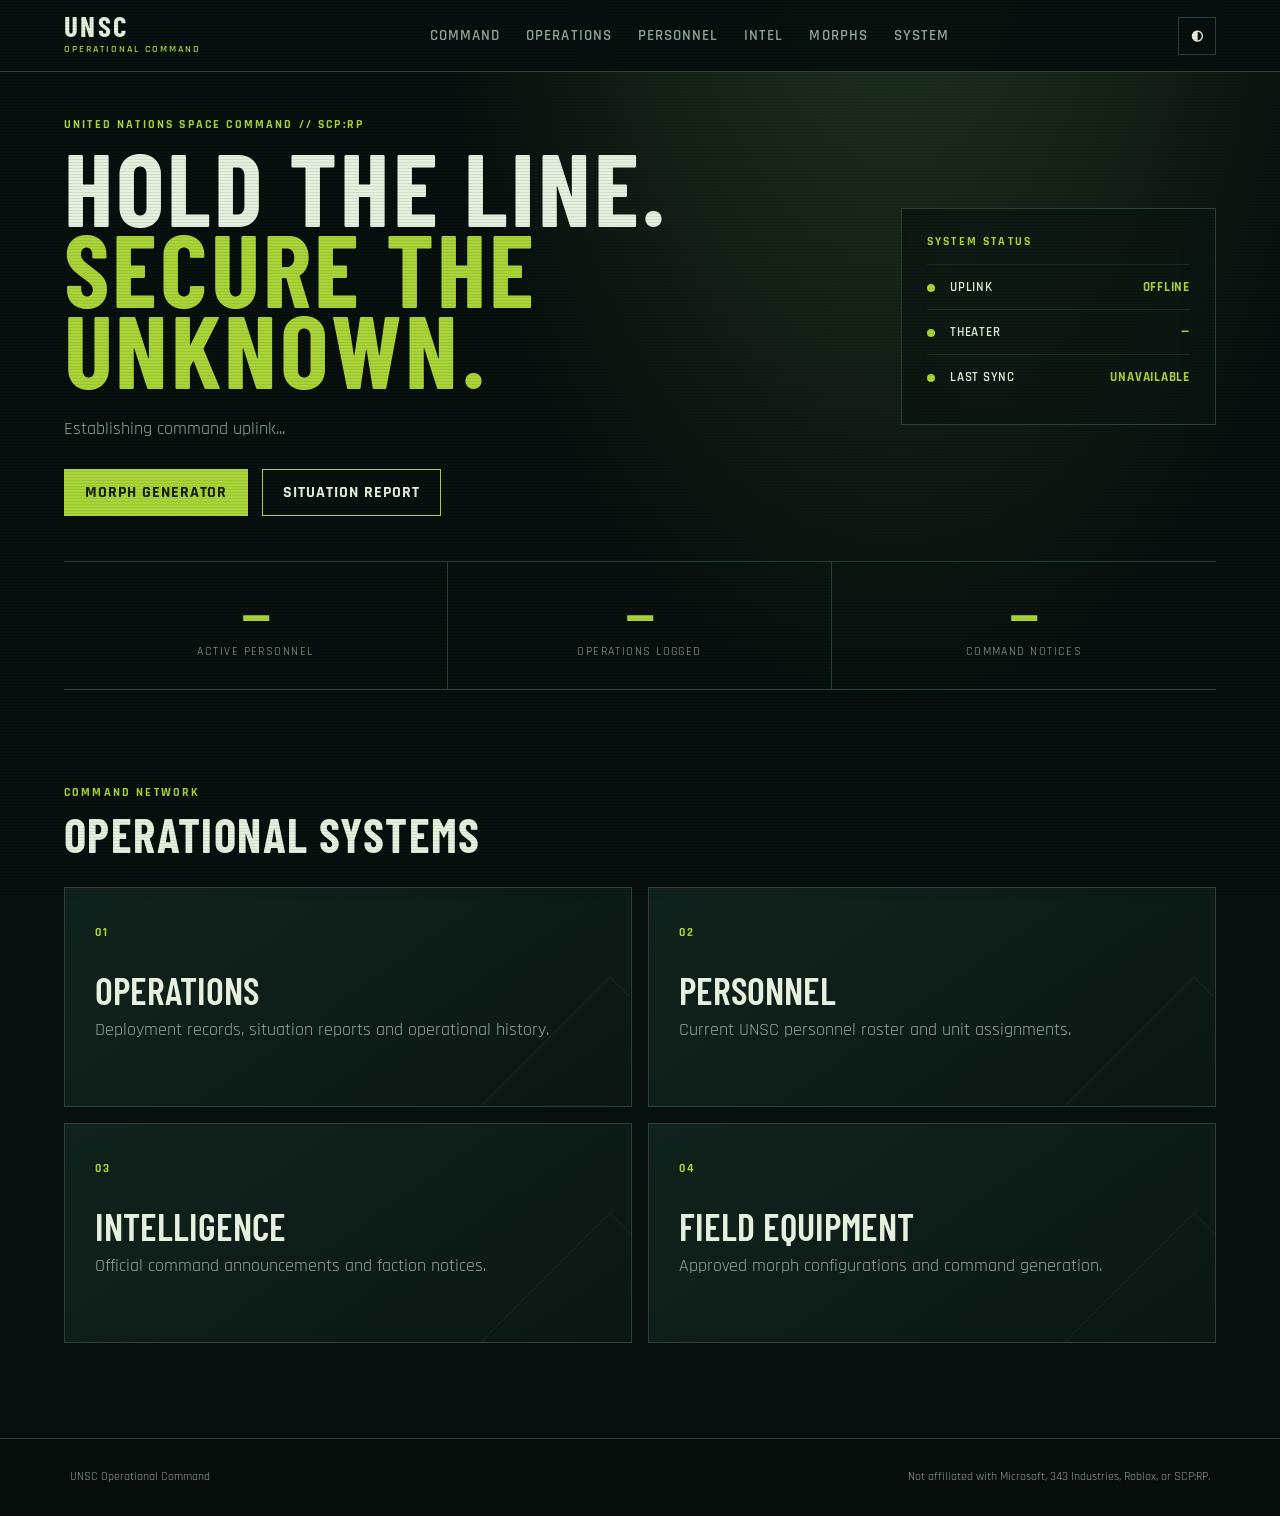
<file: index.html>
<!doctype html>
<html lang="en">
<head>
  <meta charset="utf-8">
  <meta name="viewport" content="width=device-width, initial-scale=1">

  <meta
    name="description"
    content="UNSC faction command portal for SCP:RP."
  >

  <title>UNSC // Command Center</title>

  <link rel="preconnect" href="https://fonts.googleapis.com">
  <link rel="preconnect" href="https://fonts.gstatic.com" crossorigin>

  <link
    href="https://fonts.googleapis.com/css2?family=Barlow+Condensed:wght@500;600;700&family=Rajdhani:wght@400;500;600;700&display=swap"
    rel="stylesheet"
  >

  <link rel="stylesheet" href="styles.css">
</head>

<body>

<div class="scanlines"></div>

<header class="topbar">

  <a class="brand" href="index.html">
    <span id="siteName">UNSC</span>
    <small>OPERATIONAL COMMAND</small>
  </a>

  <nav>
    <a href="index.html">Command</a>
    <a href="operations.html">Operations</a>
    <a href="roster.html">Personnel</a>
    <a href="announcements.html">Intel</a>
    <a href="morphs.html">Morphs</a>
    <a href="settings.html">System</a>
  </nav>

  <button
    id="themeButton"
    class="icon-button"
    title="Toggle contrast"
    aria-label="Toggle contrast"
  >
    ◐
  </button>

</header>


<main>

<section class="hero">

  <div class="hero-copy">

    <p class="eyebrow">
      UNITED NATIONS SPACE COMMAND // SCP:RP
    </p>

    <h1>
      HOLD THE LINE.<br>
      <em>SECURE THE UNKNOWN.</em>
    </h1>

    <p id="heroMessage">
      Establishing command uplink...
    </p>

    <div class="hero-actions">
      <a class="button primary" href="morphs.html">
        Morph Generator
      </a>

      <a class="button ghost" href="operations.html">
        Situation Report
      </a>
    </div>

  </div>


  <div class="status-panel">

    <p class="panel-label">
      SYSTEM STATUS
    </p>

    <div class="status-row">
      <span class="pulse"></span>
      <span>UPLINK</span>
      <strong id="syncStatus">CONNECTING</strong>
    </div>

    <div class="status-row">
      <span class="indicator"></span>
      <span>THEATER</span>
      <strong id="theater">—</strong>
    </div>

    <div class="status-row">
      <span class="indicator"></span>
      <span>LAST SYNC</span>
      <strong id="lastSync">—</strong>
    </div>

  </div>

</section>


<section class="metrics">

  <article>
    <span id="metricRoster">—</span>
    <small>Active Personnel</small>
  </article>

  <article>
    <span id="metricOperations">—</span>
    <small>Operations Logged</small>
  </article>

  <article>
    <span id="metricAnnouncements">—</span>
    <small>Command Notices</small>
  </article>

</section>


<section class="section">

  <div class="section-heading">
    <p class="eyebrow">COMMAND NETWORK</p>
    <h2>Operational Systems</h2>
  </div>

  <div class="dashboard-grid">

    <a class="dashboard-card" href="operations.html">
      <span class="card-number">01</span>
      <h3>Operations</h3>
      <p>
        Deployment records, situation reports and operational history.
      </p>
    </a>

    <a class="dashboard-card" href="roster.html">
      <span class="card-number">02</span>
      <h3>Personnel</h3>
      <p>
        Current UNSC personnel roster and unit assignments.
      </p>
    </a>

    <a class="dashboard-card" href="announcements.html">
      <span class="card-number">03</span>
      <h3>Intelligence</h3>
      <p>
        Official command announcements and faction notices.
      </p>
    </a>

    <a class="dashboard-card" href="morphs.html">
      <span class="card-number">04</span>
      <h3>Field Equipment</h3>
      <p>
        Approved morph configurations and command generation.
      </p>
    </a>

  </div>

</section>

</main>


<footer>
  <span>UNSC Operational Command</span>
  <span>
    Not affiliated with Microsoft, 343 Industries, Roblox, or SCP:RP.
  </span>
</footer>


<script src="app.js"></script>

</body>
</html>
</file>
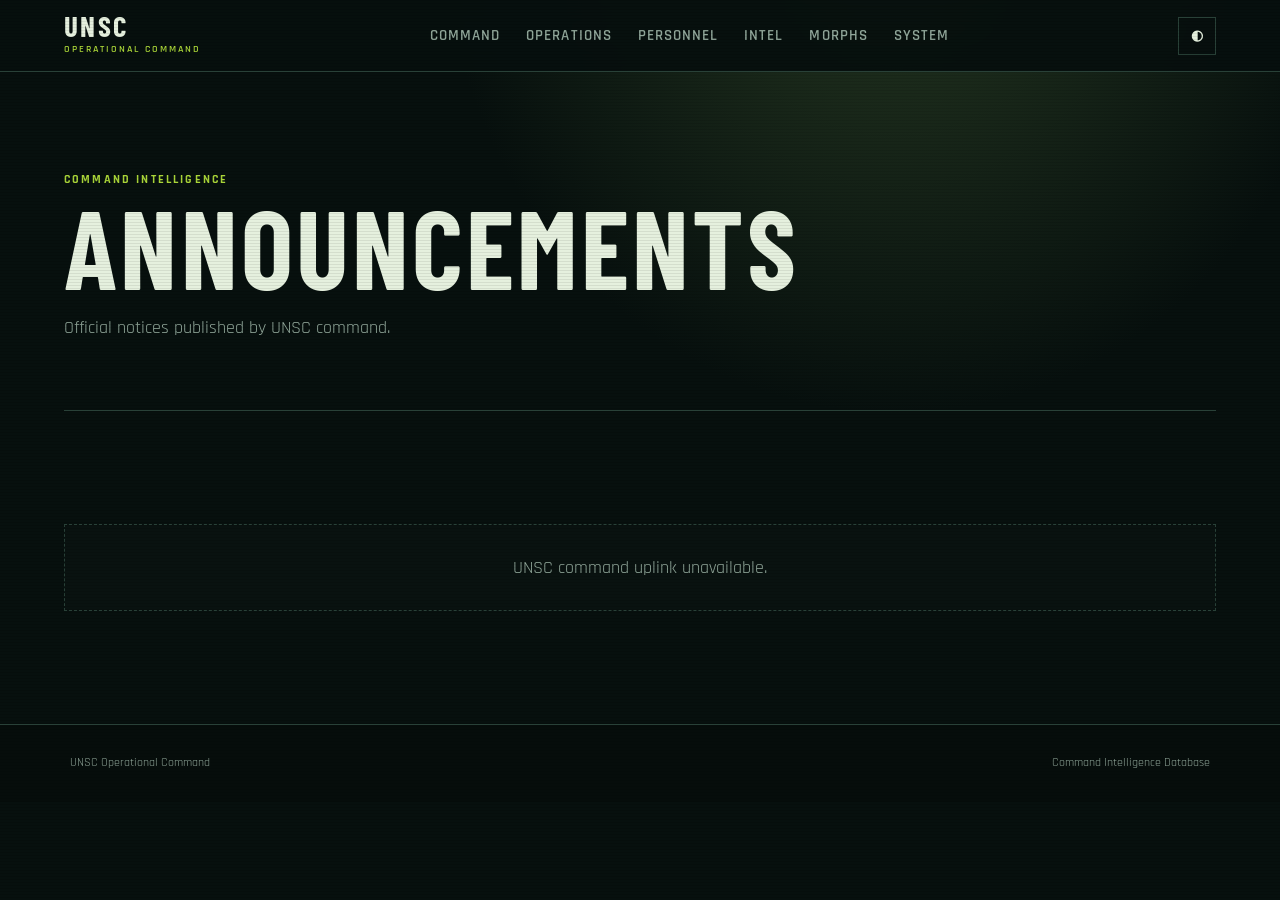
<file: announcements.html>
<!doctype html>
<html lang="en">
<head>
  <meta charset="utf-8">
  <meta name="viewport" content="width=device-width, initial-scale=1">

  <title>UNSC // Intelligence</title>

  <link rel="preconnect" href="https://fonts.googleapis.com">
  <link rel="preconnect" href="https://fonts.gstatic.com" crossorigin>

  <link
    href="https://fonts.googleapis.com/css2?family=Barlow+Condensed:wght@500;600;700&family=Rajdhani:wght@400;500;600;700&display=swap"
    rel="stylesheet"
  >

  <link rel="stylesheet" href="styles.css">
</head>

<body>

<div class="scanlines"></div>

<header class="topbar">

  <a class="brand" href="index.html">
    <span id="siteName">UNSC</span>
    <small>OPERATIONAL COMMAND</small>
  </a>

  <nav>
    <a href="index.html">Command</a>
    <a href="operations.html">Operations</a>
    <a href="roster.html">Personnel</a>
    <a href="announcements.html">Intel</a>
    <a href="morphs.html">Morphs</a>
    <a href="settings.html">System</a>
  </nav>

  <button id="themeButton" class="icon-button">◐</button>

</header>


<main>

<section class="page-header">

  <p class="eyebrow">COMMAND INTELLIGENCE</p>

  <h1>Announcements</h1>

  <p>
    Official notices published by UNSC command.
  </p>

</section>


<section class="section">

  <div id="announcementsGrid" class="announcement-grid">
    <p class="loading">
      Awaiting command uplink...
    </p>
  </div>

</section>

</main>


<footer>
  <span>UNSC Operational Command</span>
  <span>Command Intelligence Database</span>
</footer>


<script src="app.js"></script>

</body>
</html>
</file>
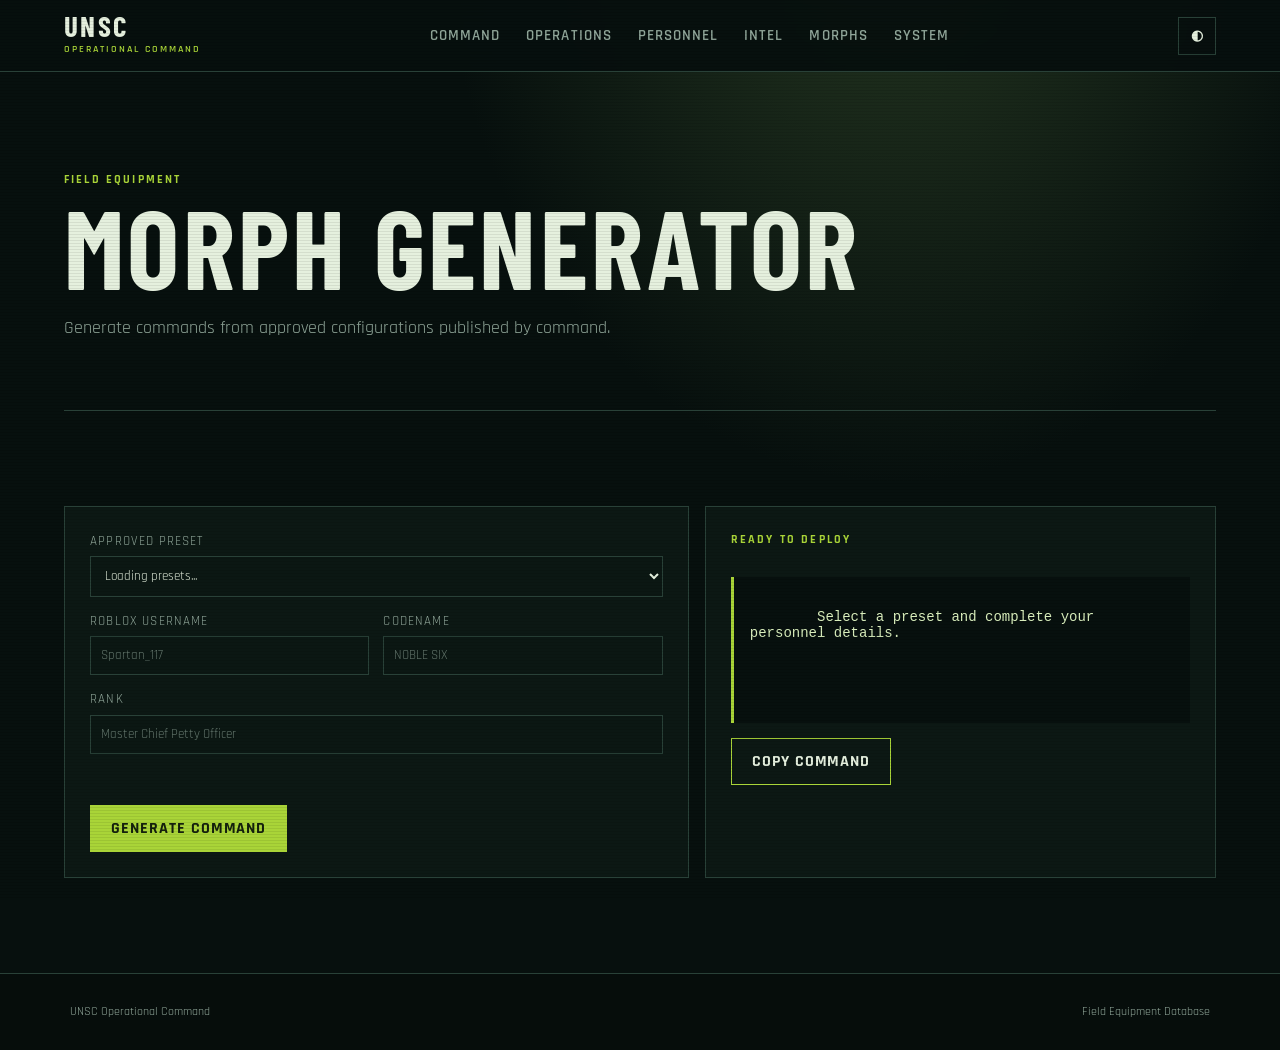
<file: morphs.html>
<!doctype html>
<html lang="en">
<head>
  <meta charset="utf-8">
  <meta name="viewport" content="width=device-width, initial-scale=1">

  <title>UNSC // Morph Generator</title>

  <link rel="preconnect" href="https://fonts.googleapis.com">
  <link rel="preconnect" href="https://fonts.gstatic.com" crossorigin>

  <link
    href="https://fonts.googleapis.com/css2?family=Barlow+Condensed:wght@500;600;700&family=Rajdhani:wght@400;500;600;700&display=swap"
    rel="stylesheet"
  >

  <link rel="stylesheet" href="styles.css">
</head>

<body>

<div class="scanlines"></div>

<header class="topbar">

  <a class="brand" href="index.html">
    <span id="siteName">UNSC</span>
    <small>OPERATIONAL COMMAND</small>
  </a>

  <nav>
    <a href="index.html">Command</a>
    <a href="operations.html">Operations</a>
    <a href="roster.html">Personnel</a>
    <a href="announcements.html">Intel</a>
    <a href="morphs.html">Morphs</a>
    <a href="settings.html">System</a>
  </nav>

  <button id="themeButton" class="icon-button">◐</button>

</header>


<main>

<section class="page-header">

  <p class="eyebrow">FIELD EQUIPMENT</p>

  <h1>Morph Generator</h1>

  <p>
    Generate commands from approved configurations published by command.
  </p>

</section>


<section class="section">

  <div class="generator">

    <form id="morphForm">

      <label>
        Approved Preset

        <select id="morphPreset" required>
          <option>Loading presets...</option>
        </select>

      </label>


      <div class="form-grid">

        <label>
          Roblox Username

          <input
            id="morphUsername"
            maxlength="20"
            required
            placeholder="Spartan_117"
          >
        </label>


        <label>
          Codename

          <input
            id="morphCodename"
            maxlength="32"
            required
            placeholder="NOBLE SIX"
          >
        </label>

      </div>


      <label>
        Rank

        <input
          id="morphRank"
          maxlength="40"
          required
          placeholder="Master Chief Petty Officer"
        >
      </label>


      <p id="presetDescription" class="field-note"></p>


      <button class="button primary" type="submit">
        Generate Command
      </button>

    </form>


    <aside class="command-output">

      <p class="panel-label">
        READY TO DEPLOY
      </p>

      <code id="morphResult">
        Select a preset and complete your personnel details.
      </code>

      <button
        id="copyMorph"
        class="button ghost"
        disabled
      >
        Copy Command
      </button>

      <p
        id="copyFeedback"
        class="field-note"
        aria-live="polite"
      ></p>

    </aside>

  </div>

</section>

</main>


<footer>
  <span>UNSC Operational Command</span>
  <span>Field Equipment Database</span>
</footer>


<script src="app.js"></script>

</body>
</html>
</file>
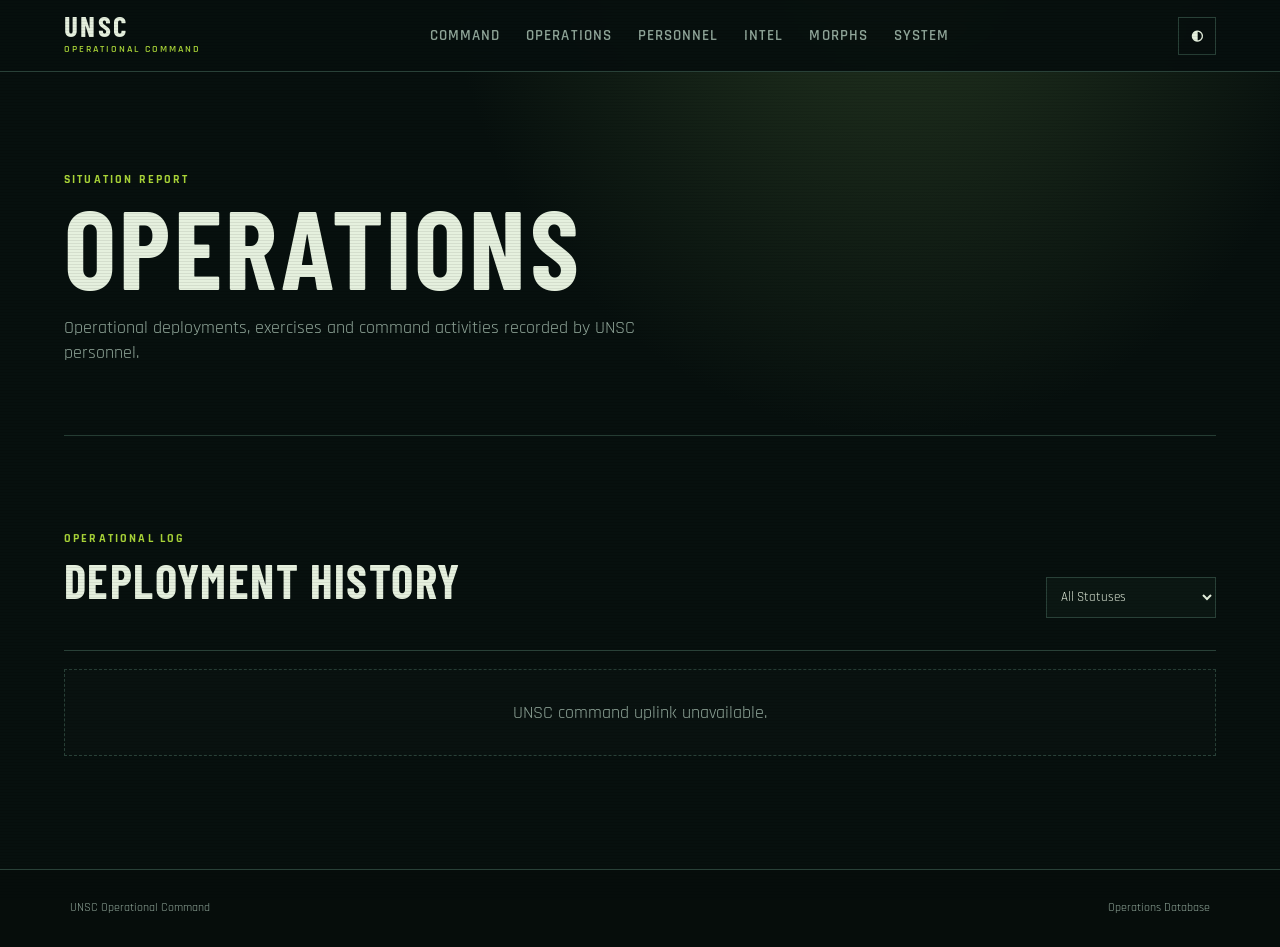
<file: operations.html>
<!doctype html>
<html lang="en">
<head>
  <meta charset="utf-8">
  <meta name="viewport" content="width=device-width, initial-scale=1">

  <title>UNSC // Operations</title>

  <link rel="preconnect" href="https://fonts.googleapis.com">
  <link rel="preconnect" href="https://fonts.gstatic.com" crossorigin>

  <link
    href="https://fonts.googleapis.com/css2?family=Barlow+Condensed:wght@500;600;700&family=Rajdhani:wght@400;500;600;700&display=swap"
    rel="stylesheet"
  >

  <link rel="stylesheet" href="styles.css">
</head>

<body>

<div class="scanlines"></div>

<header class="topbar">

  <a class="brand" href="index.html">
    <span id="siteName">UNSC</span>
    <small>OPERATIONAL COMMAND</small>
  </a>

  <nav>
    <a href="index.html">Command</a>
    <a href="operations.html">Operations</a>
    <a href="roster.html">Personnel</a>
    <a href="announcements.html">Intel</a>
    <a href="morphs.html">Morphs</a>
    <a href="settings.html">System</a>
  </nav>

  <button id="themeButton" class="icon-button">◐</button>

</header>


<main>

<section class="page-header">

  <p class="eyebrow">SITUATION REPORT</p>

  <h1>Operations</h1>

  <p>
    Operational deployments, exercises and command activities
    recorded by UNSC personnel.
  </p>

</section>


<section class="section">

  <div class="section-heading row">

    <div>
      <p class="eyebrow">OPERATIONAL LOG</p>
      <h2>Deployment History</h2>
    </div>

    <select id="operationFilter">
      <option value="All">All Statuses</option>
    </select>

  </div>

  <div id="operationsList" class="operations-list">
    <p class="loading">
      Retrieving operational records...
    </p>
  </div>

</section>

</main>


<footer>
  <span>UNSC Operational Command</span>
  <span>Operations Database</span>
</footer>


<script src="app.js"></script>

</body>
</html>
</file>
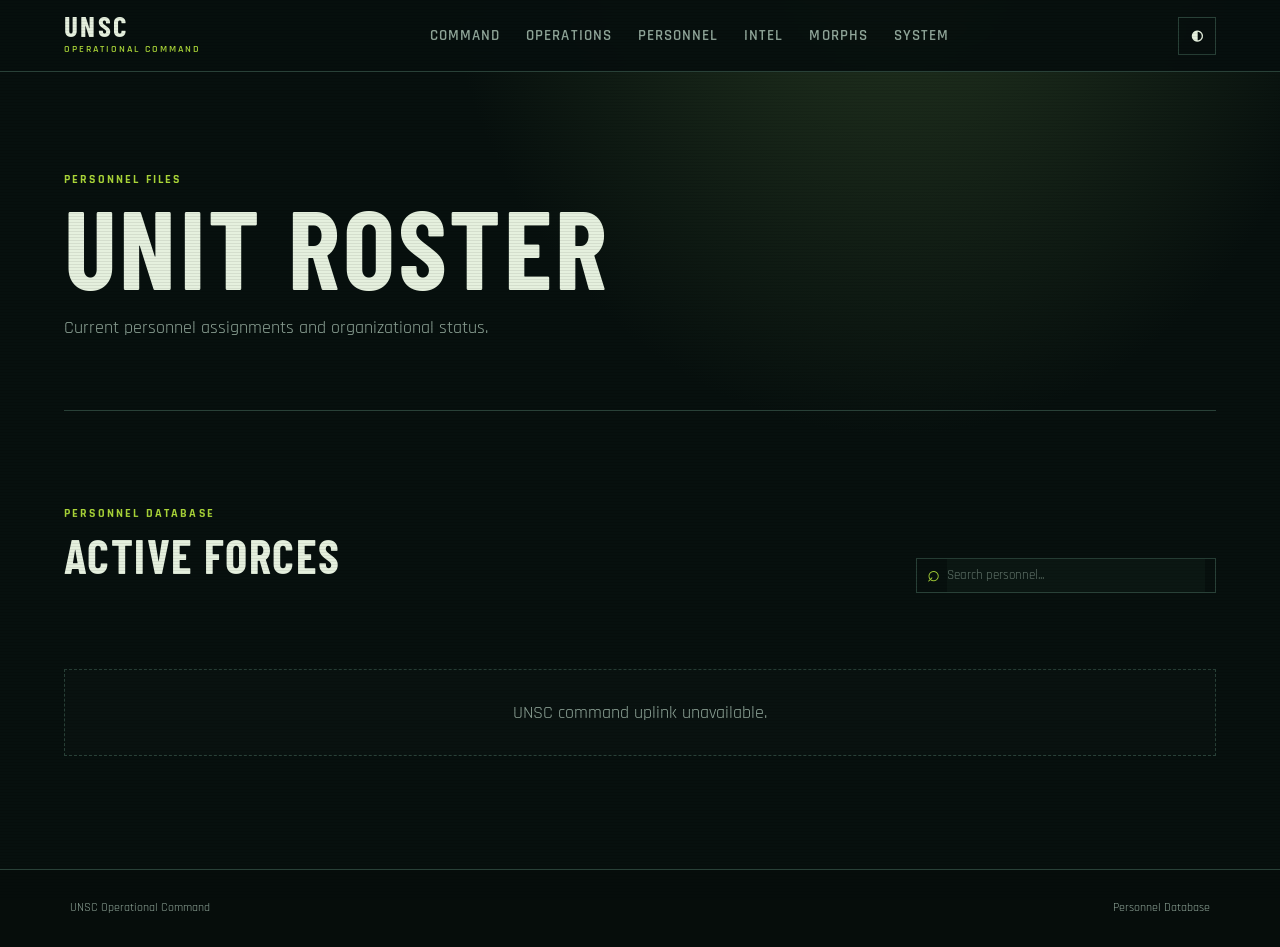
<file: roster.html>
<!doctype html>
<html lang="en">
<head>
  <meta charset="utf-8">
  <meta name="viewport" content="width=device-width, initial-scale=1">

  <title>UNSC // Personnel</title>

  <link rel="preconnect" href="https://fonts.googleapis.com">
  <link rel="preconnect" href="https://fonts.gstatic.com" crossorigin>

  <link
    href="https://fonts.googleapis.com/css2?family=Barlow+Condensed:wght@500;600;700&family=Rajdhani:wght@400;500;600;700&display=swap"
    rel="stylesheet"
  >

  <link rel="stylesheet" href="styles.css">
</head>

<body>

<div class="scanlines"></div>

<header class="topbar">

  <a class="brand" href="index.html">
    <span id="siteName">UNSC</span>
    <small>OPERATIONAL COMMAND</small>
  </a>

  <nav>
    <a href="index.html">Command</a>
    <a href="operations.html">Operations</a>
    <a href="roster.html">Personnel</a>
    <a href="announcements.html">Intel</a>
    <a href="morphs.html">Morphs</a>
    <a href="settings.html">System</a>
  </nav>

  <button id="themeButton" class="icon-button">◐</button>

</header>


<main>

<section class="page-header">

  <p class="eyebrow">PERSONNEL FILES</p>

  <h1>Unit Roster</h1>

  <p>
    Current personnel assignments and organizational status.
  </p>

</section>


<section class="section">

  <div class="section-heading row">

    <div>
      <p class="eyebrow">PERSONNEL DATABASE</p>
      <h2>Active Forces</h2>
    </div>

    <label class="search">
      <span>⌕</span>
      <input
        id="rosterSearch"
        type="search"
        placeholder="Search personnel..."
      >
    </label>

  </div>

  <div id="unitFilters" class="filter-row"></div>

  <div id="rosterGrid" class="roster-grid">
    <p class="loading">
      Opening personnel files...
    </p>
  </div>

</section>

</main>


<footer>
  <span>UNSC Operational Command</span>
  <span>Personnel Database</span>
</footer>


<script src="app.js"></script>

</body>
</html>
</file>
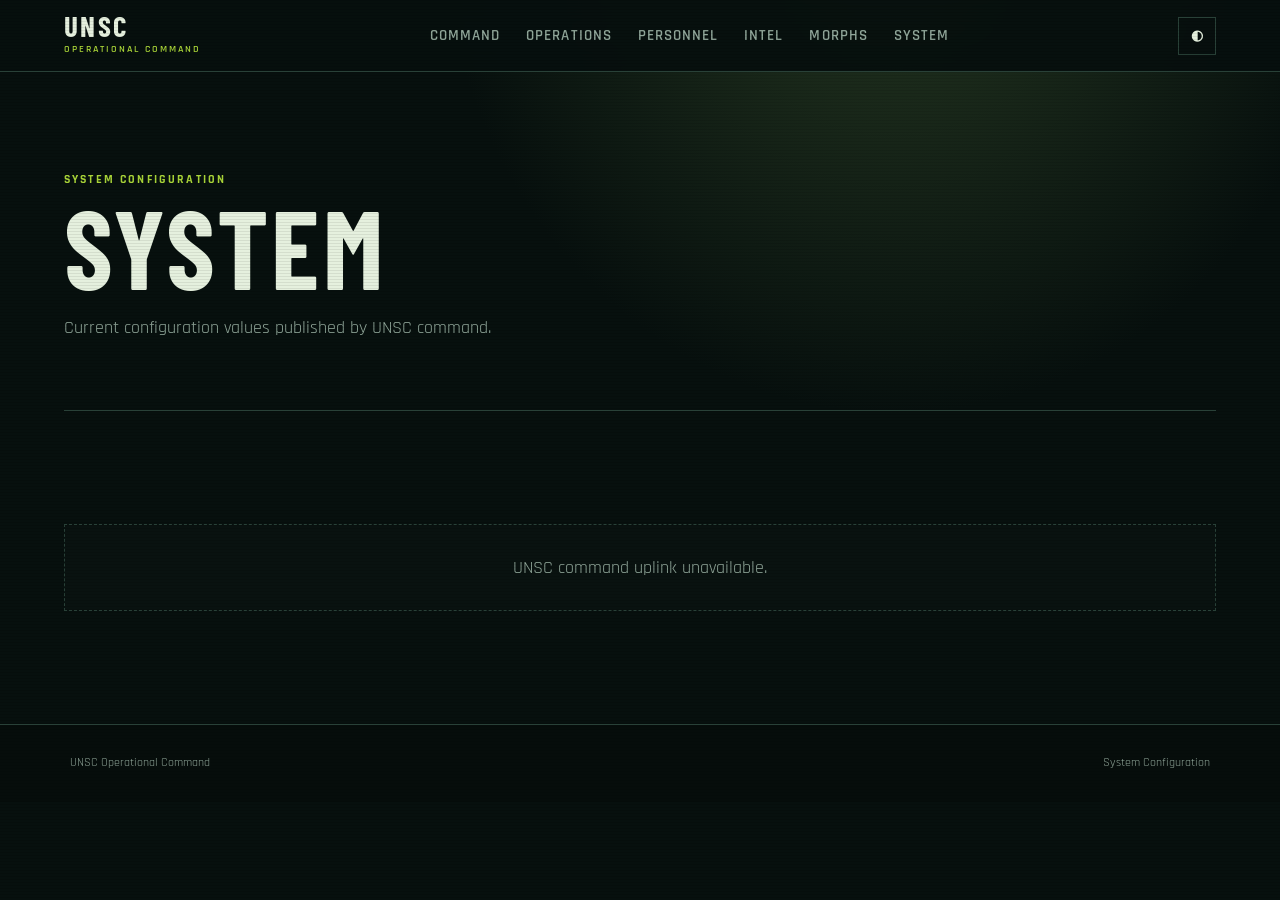
<file: settings.html>
<!doctype html>
<html lang="en">
<head>
  <meta charset="utf-8">
  <meta name="viewport" content="width=device-width, initial-scale=1">

  <title>UNSC // System</title>

  <link rel="preconnect" href="https://fonts.googleapis.com">
  <link rel="preconnect" href="https://fonts.gstatic.com" crossorigin>

  <link
    href="https://fonts.googleapis.com/css2?family=Barlow+Condensed:wght@500;600;700&family=Rajdhani:wght@400;500;600;700&display=swap"
    rel="stylesheet"
  >

  <link rel="stylesheet" href="styles.css">
</head>

<body>

<div class="scanlines"></div>

<header class="topbar">

  <a class="brand" href="index.html">
    <span id="siteName">UNSC</span>
    <small>OPERATIONAL COMMAND</small>
  </a>

  <nav>
    <a href="index.html">Command</a>
    <a href="operations.html">Operations</a>
    <a href="roster.html">Personnel</a>
    <a href="announcements.html">Intel</a>
    <a href="morphs.html">Morphs</a>
    <a href="settings.html">System</a>
  </nav>

  <button id="themeButton" class="icon-button">◐</button>

</header>


<main>

<section class="page-header">

  <p class="eyebrow">SYSTEM CONFIGURATION</p>

  <h1>System</h1>

  <p>
    Current configuration values published by UNSC command.
  </p>

</section>


<section class="section">

  <div id="settingsGrid" class="settings-grid">
    <p class="loading">
      Loading system configuration...
    </p>
  </div>

</section>

</main>


<footer>
  <span>UNSC Operational Command</span>
  <span>System Configuration</span>
</footer>


<script src="app.js"></script>

</body>
</html>
</file>
<file: styles.css>
:root {
  --bg: #07100e;
  --bg2: #0b1915;
  --panel: #10221d;
  --panel2: #0c1814;
  --line: #294138;
  --line-soft: #29413888;

  --ink: #e5f0de;
  --muted: #91a79a;

  --accent: #a9d438;
  --accent-bright: #c3e95a;

  --warning: #ffce6b;
  --danger: #ff886d;

  --font: 'Rajdhani', sans-serif;
  --display: 'Barlow Condensed', sans-serif;

  --content-width: 1320px;
}


/* =========================================================
   RESET
   ========================================================= */

* {
  box-sizing: border-box;
}

html {
  scroll-behavior: smooth;
}

body {
  margin: 0;
  min-height: 100vh;

  background:
    radial-gradient(
      ellipse at 70% -10%,
      #253721 0%,
      transparent 36%
    ),
    var(--bg);

  color: var(--ink);

  font-family: var(--font);
  font-size: 18px;
  line-height: 1.4;

  overflow-x: hidden;
}

button,
input,
select,
textarea {
  font-family: inherit;
}

button,
a {
  -webkit-tap-highlight-color: transparent;
}

a {
  color: inherit;
}

::selection {
  background: var(--accent);
  color: #14200d;
}


/* =========================================================
   SCANLINE EFFECT
   ========================================================= */

.scanlines {
  position: fixed;
  inset: 0;

  pointer-events: none;

  opacity: .15;

  background:
    repeating-linear-gradient(
      0deg,
      transparent,
      transparent 2px,
      #000 3px
    );

  z-index: 100;
}


/* =========================================================
   TOP NAVIGATION
   ========================================================= */

.topbar {
  height: 72px;

  border-bottom: 1px solid var(--line);

  display: flex;
  align-items: center;
  justify-content: space-between;

  gap: 30px;

  padding:
    0
    clamp(22px, 5vw, 90px);

  position: sticky;
  top: 0;

  z-index: 50;

  background: #07100eee;

  backdrop-filter: blur(12px);
  -webkit-backdrop-filter: blur(12px);
}


/* Brand */

.brand {
  color: var(--ink);

  text-decoration: none;

  font-family: var(--display);

  font-weight: 700;

  letter-spacing: .08em;

  font-size: 29px;

  line-height: .7;

  flex-shrink: 0;
}

.brand span {
  display: block;
}

.brand small {
  display: block;

  margin-top: 7px;

  font:
    600 10px var(--font);

  letter-spacing: .2em;

  color: var(--accent);
}


/* Navigation */

nav {
  display: flex;

  align-items: center;

  justify-content: center;

  gap: 26px;

  flex: 1;
}

nav a {
  position: relative;

  color: var(--muted);

  text-decoration: none;

  font-weight: 600;

  font-size: 15px;

  text-transform: uppercase;

  letter-spacing: .07em;

  transition:
    color .2s ease;
}

nav a::after {
  content: "";

  position: absolute;

  left: 0;
  right: 0;
  bottom: -8px;

  height: 1px;

  background: var(--accent);

  transform: scaleX(0);

  transform-origin: center;

  transition:
    transform .2s ease;
}

nav a:hover {
  color: var(--accent);
}

nav a:hover::after {
  transform: scaleX(1);
}


/* Theme / utility button */

.icon-button,
.text-button {
  color: var(--ink);

  background: transparent;

  border: 1px solid var(--line);

  font:
    600 14px var(--font);

  padding: 9px 12px;

  cursor: pointer;

  transition:
    border-color .2s ease,
    color .2s ease,
    background .2s ease;
}

.icon-button:hover,
.text-button:hover {
  border-color: var(--accent);

  color: var(--accent);

  background: #ffffff05;
}


/* =========================================================
   MAIN CONTAINER
   ========================================================= */

main {
  width: 100%;

  max-width: var(--content-width);

  margin: 0 auto;

  padding:
    0
    clamp(22px, 5vw, 90px);
}


/* =========================================================
   HERO
   ========================================================= */

.hero {
  min-height: 490px;

  display: flex;

  align-items: center;

  justify-content: space-between;

  gap: 55px;

  border-bottom: 1px solid var(--line);
}

.hero-copy {
  max-width: 780px;
}

.eyebrow,
.panel-label {
  color: var(--accent);

  font-size: 12px;

  letter-spacing: .18em;

  font-weight: 700;

  margin: 0 0 13px;

  text-transform: uppercase;
}

.hero h1 {
  font-family: var(--display);

  font-size: clamp(56px, 8vw, 104px);

  line-height: .79;

  letter-spacing: .03em;

  text-transform: uppercase;

  margin: 0 0 27px;
}

.hero h1 em {
  color: var(--accent);

  font-style: normal;
}

.hero-copy > p:not(.eyebrow) {
  color: var(--muted);

  max-width: 540px;

  margin: 0 0 28px;
}


/* =========================================================
   HERO STATUS PANEL
   ========================================================= */

.status-panel {
  width: 315px;

  flex: none;

  border: 1px solid var(--line);

  background: #0b1713bb;

  padding: 25px;

  box-shadow:
    inset 0 0 40px #00000018;
}

.status-row {
  display: grid;

  grid-template-columns:
    14px
    1fr
    auto;

  align-items: center;

  gap: 9px;

  border-top: 1px solid var(--line-soft);

  padding: 13px 0;

  font-size: 13px;

  font-weight: 600;

  letter-spacing: .06em;
}

.status-row strong {
  font-weight: 700;

  color: var(--accent);
}

.pulse,
.indicator {
  width: 8px;
  height: 8px;

  border-radius: 50%;

  background: var(--accent);

  margin-top: 2px;
}

.pulse {
  box-shadow:
    0 0 0 0 #a9d43899;

  animation:
    pulse 2s infinite;
}

@keyframes pulse {
  70% {
    box-shadow:
      0 0 0 8px transparent;
  }

  100% {
    box-shadow:
      0 0 0 0 transparent;
  }
}


/* =========================================================
   BUTTONS
   ========================================================= */

.hero-actions {
  display: flex;

  gap: 14px;

  flex-wrap: wrap;
}

.button {
  display: inline-block;

  text-decoration: none;

  border: 1px solid var(--accent);

  padding: 12px 20px;

  cursor: pointer;

  font:
    700 16px var(--font);

  letter-spacing: .06em;

  text-transform: uppercase;

  transition:
    background .2s ease,
    color .2s ease,
    border-color .2s ease,
    transform .15s ease;
}

.button:hover {
  transform: translateY(-1px);
}

.primary {
  color: #14200d;

  background: var(--accent);
}

.primary:hover {
  background: var(--accent-bright);

  border-color: var(--accent-bright);
}

.ghost {
  color: var(--ink);

  background: transparent;
}

.ghost:hover {
  background: #ffffff0b;

  color: var(--accent);
}


/* =========================================================
   DASHBOARD METRICS
   ========================================================= */

.metrics {
  display: grid;

  grid-template-columns:
    repeat(3, 1fr);

  border-bottom: 1px solid var(--line);
}

.metrics article {
  padding: 27px 0;

  border-right: 1px solid var(--line);

  text-align: center;
}

.metrics article:last-child {
  border-right: 0;
}

.metrics span {
  display: block;

  font:
    700 48px var(--display);

  color: var(--accent);

  line-height: 1;
}

.metrics small {
  color: var(--muted);

  text-transform: uppercase;

  font-size: 12px;

  letter-spacing: .12em;
}


/* =========================================================
   GENERAL SECTIONS
   ========================================================= */

.section {
  padding: 95px 0;

  border-bottom: 1px solid var(--line);
}

.section:last-child {
  border-bottom: 0;
}

.section-heading {
  margin-bottom: 32px;
}

.section-heading h2 {
  font-family: var(--display);

  font-size: 47px;

  line-height: .85;

  letter-spacing: .03em;

  text-transform: uppercase;

  margin: 0 0 17px;
}

.section-heading > p:last-child {
  max-width: 750px;

  color: var(--muted);

  margin: 0;
}

.section-heading.row {
  display: flex;

  justify-content: space-between;

  align-items: end;

  gap: 20px;
}


/* =========================================================
   PAGE HEADERS
   ========================================================= */

.page-header {
  padding: 100px 0 70px;

  border-bottom: 1px solid var(--line);
}

.page-header h1 {
  font-family: var(--display);

  font-size: clamp(60px, 9vw, 110px);

  line-height: .8;

  letter-spacing: .03em;

  text-transform: uppercase;

  margin: 0 0 25px;
}

.page-header p:last-child {
  max-width: 650px;

  color: var(--muted);

  margin: 0;
}


/* =========================================================
   DASHBOARD CARDS
   ========================================================= */

.dashboard-grid {
  display: grid;

  grid-template-columns:
    repeat(2, 1fr);

  gap: 16px;
}

.dashboard-card {
  position: relative;

  display: block;

  min-height: 220px;

  padding: 30px;

  border: 1px solid var(--line);

  background:
    linear-gradient(
      145deg,
      #10221d,
      #0c1713
    );

  color: var(--ink);

  text-decoration: none;

  overflow: hidden;

  transition:
    border-color .2s ease,
    transform .2s ease,
    background .2s ease;
}

.dashboard-card::after {
  content: "";

  position: absolute;

  width: 180px;
  height: 180px;

  right: -70px;
  bottom: -90px;

  border: 1px solid var(--line);

  transform: rotate(45deg);

  opacity: .3;

  transition:
    border-color .2s ease,
    opacity .2s ease;
}

.dashboard-card:hover {
  border-color: var(--accent);

  transform: translateY(-2px);

  background:
    linear-gradient(
      145deg,
      #142a23,
      #0c1713
    );
}

.dashboard-card:hover::after {
  border-color: var(--accent);

  opacity: .6;
}

.dashboard-card .card-number {
  color: var(--accent);

  font-size: 12px;

  letter-spacing: .15em;

  font-weight: 700;
}

.dashboard-card h3 {
  font:
    600 38px var(--display);

  text-transform: uppercase;

  margin: 30px 0 10px;

  line-height: .9;
}

.dashboard-card p {
  color: var(--muted);

  max-width: 500px;

  margin: 0;
}


/* =========================================================
   ANNOUNCEMENTS
   ========================================================= */

.announcement-grid {
  display: grid;

  grid-template-columns:
    repeat(3, 1fr);

  gap: 16px;
}

.announcement {
  border: 1px solid var(--line);

  background:
    linear-gradient(
      145deg,
      #10221d,
      #0c1713
    );

  padding: 23px;

  min-height: 220px;

  transition:
    border-color .2s ease,
    transform .2s ease;
}

.announcement:hover {
  border-color: #3d5b4d;

  transform: translateY(-1px);
}

.announcement.pinned {
  border-top:
    3px solid var(--accent);
}

.tag {
  display: inline-block;

  color: var(--accent);

  border: 1px solid #86ab3199;

  padding: 2px 7px;

  text-transform: uppercase;

  font-size: 11px;

  font-weight: 700;

  letter-spacing: .1em;
}

.announcement h3 {
  font:
    600 28px var(--display);

  text-transform: uppercase;

  line-height: .95;

  margin: 14px 0;
}

.announcement p {
  font-size: 15px;

  line-height: 1.35;

  color: var(--muted);

  margin: 0;
}

.announcement footer {
  padding: 15px 0 0;

  color: var(--muted);

  font-size: 12px;

  text-transform: uppercase;
}


/* =========================================================
   OPERATIONS
   ========================================================= */

.operations-list {
  border-top: 1px solid var(--line);
}

.operation {
  display: grid;

  grid-template-columns:
    130px
    1.2fr
    .8fr
    .8fr
    auto;

  gap: 20px;

  padding: 21px 6px;

  border-bottom: 1px solid var(--line);

  align-items: center;

  transition:
    background .2s ease;
}

.operation:hover {
  background: #ffffff03;
}

.operation .date {
  color: var(--accent);

  font-size: 14px;

  font-weight: 700;
}

.operation h3 {
  font:
    600 26px var(--display);

  margin: 0;

  line-height: .95;

  text-transform: uppercase;
}

.operation small,
.operation p {
  display: block;

  color: var(--muted);

  font-size: 14px;

  margin: 5px 0 0;
}

.operation p {
  line-height: 1.25;
}

.status {
  font-size: 12px;

  letter-spacing: .1em;

  text-transform: uppercase;

  font-weight: 700;

  white-space: nowrap;
}

.status.completed {
  color: var(--accent);
}

.status.active {
  color: var(--warning);
}

.status.pending {
  color: var(--warning);
}

.status.cancelled {
  color: var(--danger);
}

.status.failed {
  color: var(--danger);
}


/* =========================================================
   SEARCH / FILTERS
   ========================================================= */

.search {
  display: flex;

  align-items: center;

  border: 1px solid var(--line);

  padding: 0 10px;

  color: var(--accent);

  gap: 7px;

  min-width: 300px;

  transition:
    border-color .2s ease;
}

.search:focus-within {
  border-color: var(--accent);
}

.search input {
  border: 0;

  padding: 8px 0;

  width: 100%;

  min-width: 0;
}

.search input:focus {
  border: 0;
}

.search span {
  font-size: 22px;

  line-height: 1;
}

.filter-row {
  display: flex;

  gap: 8px;

  flex-wrap: wrap;

  margin: 26px 0;
}

.filter-row button {
  border: 1px solid var(--line);

  background: transparent;

  color: var(--muted);

  padding: 7px 12px;

  cursor: pointer;

  font:
    600 13px var(--font);

  text-transform: uppercase;

  transition:
    border-color .2s ease,
    color .2s ease,
    background .2s ease;
}

.filter-row button.active,
.filter-row button:hover {
  border-color: var(--accent);

  color: var(--accent);

  background: #a9d43808;
}


/* =========================================================
   FORM ELEMENTS
   ========================================================= */

input,
select,
textarea {
  color: var(--ink);

  background: #0b1713;

  border: 1px solid var(--line);

  padding: 10px;

  outline: none;

  transition:
    border-color .2s ease,
    box-shadow .2s ease;
}

input:focus,
select:focus,
textarea:focus {
  border-color: var(--accent);

  box-shadow:
    0 0 0 2px #a9d4380c;
}

select {
  min-width: 170px;

  cursor: pointer;
}

input::placeholder,
textarea::placeholder {
  color: #64776d;
}


/* =========================================================
   ROSTER
   ========================================================= */

.roster-grid {
  display: grid;

  grid-template-columns:
    repeat(4, 1fr);

  gap: 13px;
}

.roster {
  position: relative;

  border: 1px solid var(--line);

  background: #0c1814;

  padding: 18px;

  min-height: 145px;

  transition:
    border-color .2s ease,
    transform .2s ease;
}

.roster:hover {
  border-color: #3d5b4d;

  transform: translateY(-1px);
}

.roster .initial {
  width: 37px;
  height: 37px;

  display: grid;

  place-items: center;

  background: #263a2c;

  color: var(--accent);

  font-weight: 700;

  float: right;
}

.roster h3 {
  font:
    600 25px var(--display);

  text-transform: uppercase;

  margin: 0;

  line-height: .9;

  padding-right: 45px;
}

.roster p {
  margin: 8px 0 18px;

  color: var(--accent);

  font-size: 13px;

  letter-spacing: .06em;
}

.roster footer {
  border-top: 1px solid var(--line);

  padding-top: 10px;

  color: var(--muted);

  font-size: 13px;
}


/* =========================================================
   MORPH GENERATOR
   ========================================================= */

.morph-section {
  border-bottom: 0;
}

.generator {
  display: grid;

  grid-template-columns:
    1.1fr
    .9fr;

  gap: 16px;
}

.generator form,
.command-output {
  border: 1px solid var(--line);

  background: #0c1814;

  padding: 25px;
}

.generator label {
  font-size: 13px;

  text-transform: uppercase;

  letter-spacing: .09em;

  display: block;

  margin-bottom: 15px;

  color: var(--muted);
}

.generator select,
.generator input {
  display: block;

  width: 100%;

  margin-top: 6px;
}

.form-grid {
  display: grid;

  grid-template-columns:
    1fr
    1fr;

  gap: 14px;
}

.field-note {
  color: var(--muted);

  font-size: 14px;

  min-height: 22px;
}

.command-output {
  display: flex;

  flex-direction: column;
}

.command-output code {
  display: block;

  white-space: pre-wrap;

  word-break: break-word;

  min-height: 146px;

  max-height: 360px;

  overflow-y: auto;

  padding: 16px;

  background: #07100e;

  border-left:
    3px solid var(--accent);

  color: #d9eebc;

  font:
    14px ui-monospace,
    SFMono-Regular,
    Menlo,
    Monaco,
    Consolas,
    monospace;

  margin: 15px 0;
}

.command-output .button {
  align-self: flex-start;
}


/* =========================================================
   SETTINGS
   ========================================================= */

.settings-grid {
  display: grid;

  grid-template-columns:
    repeat(2, 1fr);

  gap: 15px;
}

.settings-card {
  border: 1px solid var(--line);

  background: #0c1814;

  padding: 25px;

  transition:
    border-color .2s ease;
}

.settings-card:hover {
  border-color: #3d5b4d;
}

.settings-card h3 {
  font:
    600 28px var(--display);

  text-transform: uppercase;

  margin: 15px 0 10px;

  line-height: .95;
}

.settings-card p {
  color: var(--muted);

  margin: 0;

  word-break: break-word;
}


/* =========================================================
   EMPTY / LOADING STATES
   ========================================================= */

.loading,
.empty {
  color: var(--muted);

  padding: 30px;

  text-align: center;

  border: 1px dashed var(--line);

  background: #ffffff02;

  grid-column: 1 / -1;
}


/* =========================================================
   FOOTER
   ========================================================= */

body > footer {
  display: flex;

  justify-content: space-between;

  gap: 25px;

  padding:
    30px
    max(22px, calc((100vw - 1140px) / 2));

  font-size: 12px;

  color: var(--muted);

  border-top: 1px solid var(--line);

  background: #060d0b;
}

body > footer span:last-child {
  text-align: right;
}


/* =========================================================
   HIGH CONTRAST MODE
   ========================================================= */

body.high-contrast {
  --bg: #000;
  --bg2: #000;
  --panel: #070707;
  --panel2: #050505;

  --line: #7a7a7a;

  --ink: #fff;
  --muted: #ddd;

  --accent: #e6ff38;
  --accent-bright: #f0ff71;

  background: #000;
}

body.high-contrast .topbar {
  background: #000ee;
}

body.high-contrast .announcement,
body.high-contrast .roster,
body.high-contrast .dashboard-card,
body.high-contrast .generator form,
body.high-contrast .command-output,
body.high-contrast .settings-card {
  background: #050505;
}


/* =========================================================
   SCROLLBAR
   ========================================================= */

::-webkit-scrollbar {
  width: 9px;
  height: 9px;
}

::-webkit-scrollbar-track {
  background: #050b09;
}

::-webkit-scrollbar-thumb {
  background: #294138;

  border: 2px solid #050b09;
}

::-webkit-scrollbar-thumb:hover {
  background: var(--accent);
}


/* =========================================================
   RESPONSIVE — TABLET
   ========================================================= */

@media (max-width: 1050px) {

  .topbar {
    padding:
      0
      30px;
  }

  nav {
    gap: 15px;
  }

  nav a {
    font-size: 13px;
  }

  .hero {
    gap: 30px;
  }

  .status-panel {
    width: 285px;
  }

  .roster-grid {
    grid-template-columns:
      repeat(3, 1fr);
  }

  .announcement-grid {
    grid-template-columns:
      repeat(2, 1fr);
  }

}


/* =========================================================
   RESPONSIVE — MOBILE / SMALL TABLET
   ========================================================= */

@media (max-width: 850px) {

  .topbar {
    height: auto;

    min-height: 72px;

    padding:
      15px 22px;

    flex-wrap: wrap;
  }

  .brand {
    font-size: 25px;
  }

  nav {
    order: 3;

    flex-basis: 100%;

    justify-content: flex-start;

    overflow-x: auto;

    padding-bottom: 4px;

    gap: 20px;

    scrollbar-width: none;
  }

  nav::-webkit-scrollbar {
    display: none;
  }

  nav a {
    white-space: nowrap;
  }

  .hero {
    padding: 65px 0;

    min-height: 0;

    align-items: flex-start;

    flex-direction: column;
  }

  .hero-copy {
    max-width: 100%;
  }

  .hero h1 {
    font-size: clamp(55px, 15vw, 90px);
  }

  .status-panel {
    width: 100%;
  }

  .metrics {
    grid-template-columns:
      repeat(3, 1fr);
  }

  .metrics article {
    padding:
      22px 8px;
  }

  .metrics span {
    font-size: 40px;
  }

  .section {
    padding: 65px 0;
  }

  .page-header {
    padding:
      75px 0
      55px;
  }

  .page-header h1 {
    font-size: clamp(60px, 16vw, 100px);
  }

  .section-heading.row {
    align-items: flex-start;

    flex-direction: column;
  }

  .announcement-grid {
    grid-template-columns: 1fr;
  }

  .roster-grid {
    grid-template-columns:
      repeat(2, 1fr);
  }

  .operation {
    grid-template-columns:
      100px
      1fr;
  }

  .operation > p {
    display: none;
  }

  .operation .status {
    grid-column: 2;
  }

  .generator {
    grid-template-columns: 1fr;
  }

  .dashboard-grid {
    grid-template-columns: 1fr;
  }

  .settings-grid {
    grid-template-columns: 1fr;
  }

}


/* =========================================================
   RESPONSIVE — PHONE
   ========================================================= */

@media (max-width: 520px) {

  body {
    font-size: 17px;
  }

  main {
    padding:
      0 18px;
  }

  .topbar {
    padding:
      13px 18px;
  }

  .brand {
    font-size: 23px;
  }

  .brand small {
    font-size: 8px;

    letter-spacing: .16em;
  }

  .icon-button {
    padding:
      8px 10px;
  }

  .hero {
    padding:
      60px 0;
  }

  .hero h1 {
    font-size:
      clamp(50px, 17vw, 80px);

    line-height: .82;
  }

  .hero-copy > p:not(.eyebrow) {
    font-size: 16px;
  }

  .hero-actions {
    flex-direction: column;

    align-items: stretch;
  }

  .hero-actions .button {
    text-align: center;
  }

  .metrics span {
    font-size: 34px;
  }

  .metrics small {
    font-size: 9px;

    letter-spacing: .08em;
  }

  .section {
    padding:
      55px 0;
  }

  .section-heading h2 {
    font-size: 40px;
  }

  .page-header {
    padding:
      60px 0
      45px;
  }

  .page-header h1 {
    font-size:
      clamp(55px, 18vw, 85px);
  }

  .dashboard-card {
    min-height: 190px;

    padding: 24px;
  }

  .dashboard-card h3 {
    font-size: 34px;

    margin-top: 25px;
  }

  .search {
    width: 100%;

    min-width: 0;
  }

  .search input {
    width: 100%;
  }

  .roster-grid {
    grid-template-columns: 1fr;
  }

  .operation {
    grid-template-columns:
      1fr
      auto;

    gap: 10px;
  }

  .operation .date {
    grid-column: 1;
  }

  .operation > div:nth-child(2) {
    grid-column:
      1 / -1;
  }

  .operation .status {
    grid-column: 2;

    grid-row: 1;
  }

  .form-grid {
    grid-template-columns: 1fr;
  }

  .generator form,
  .command-output {
    padding: 20px;
  }

  .command-output code {
    font-size: 12px;
  }

  body > footer {
    display: block;

    padding:
      25px 18px;
  }

  body > footer span {
    display: block;

    margin-bottom: 8px;
  }

  body > footer span:last-child {
    text-align: left;

    margin-bottom: 0;
  }

}


/* =========================================================
   REDUCED MOTION
   ========================================================= */

@media (prefers-reduced-motion: reduce) {

  html {
    scroll-behavior: auto;
  }

  *,
  *::before,
  *::after {
    animation-duration: .01ms !important;

    animation-iteration-count: 1 !important;

    transition-duration: .01ms !important;
  }

}
</file>
